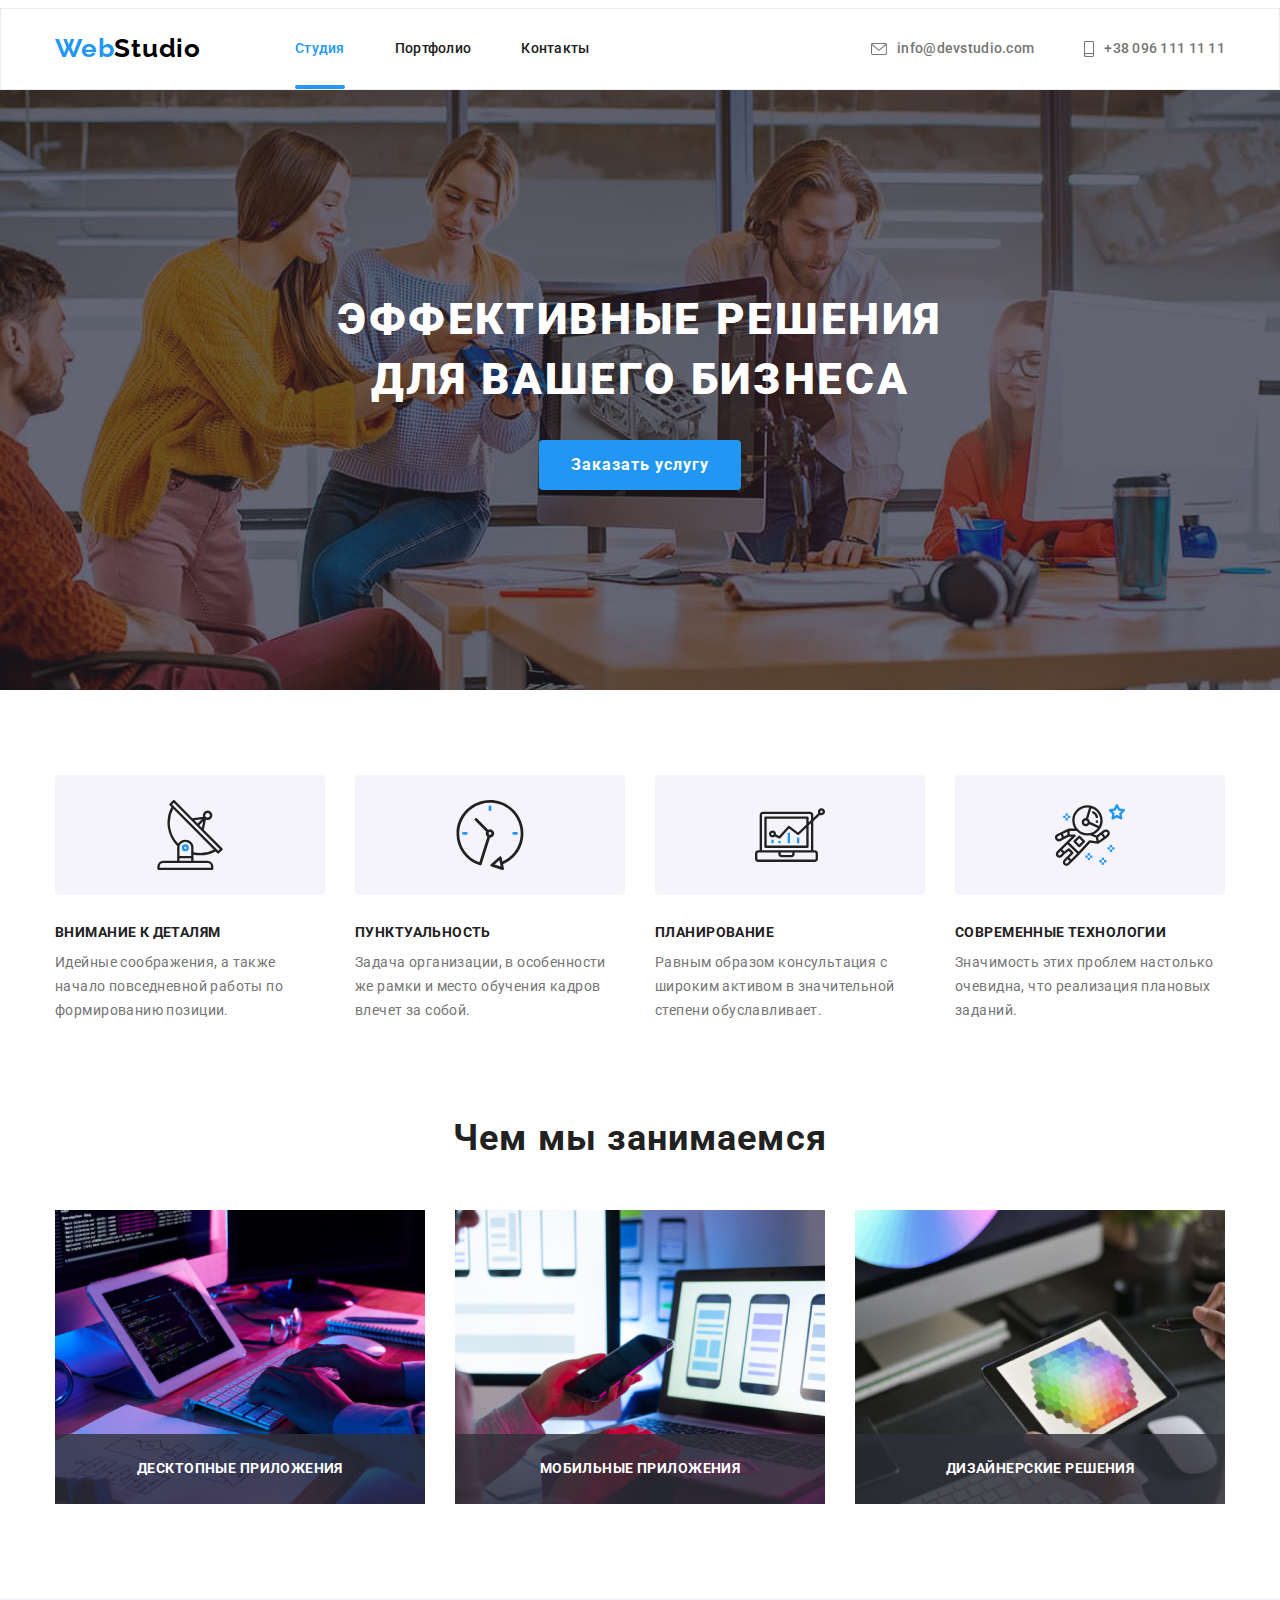
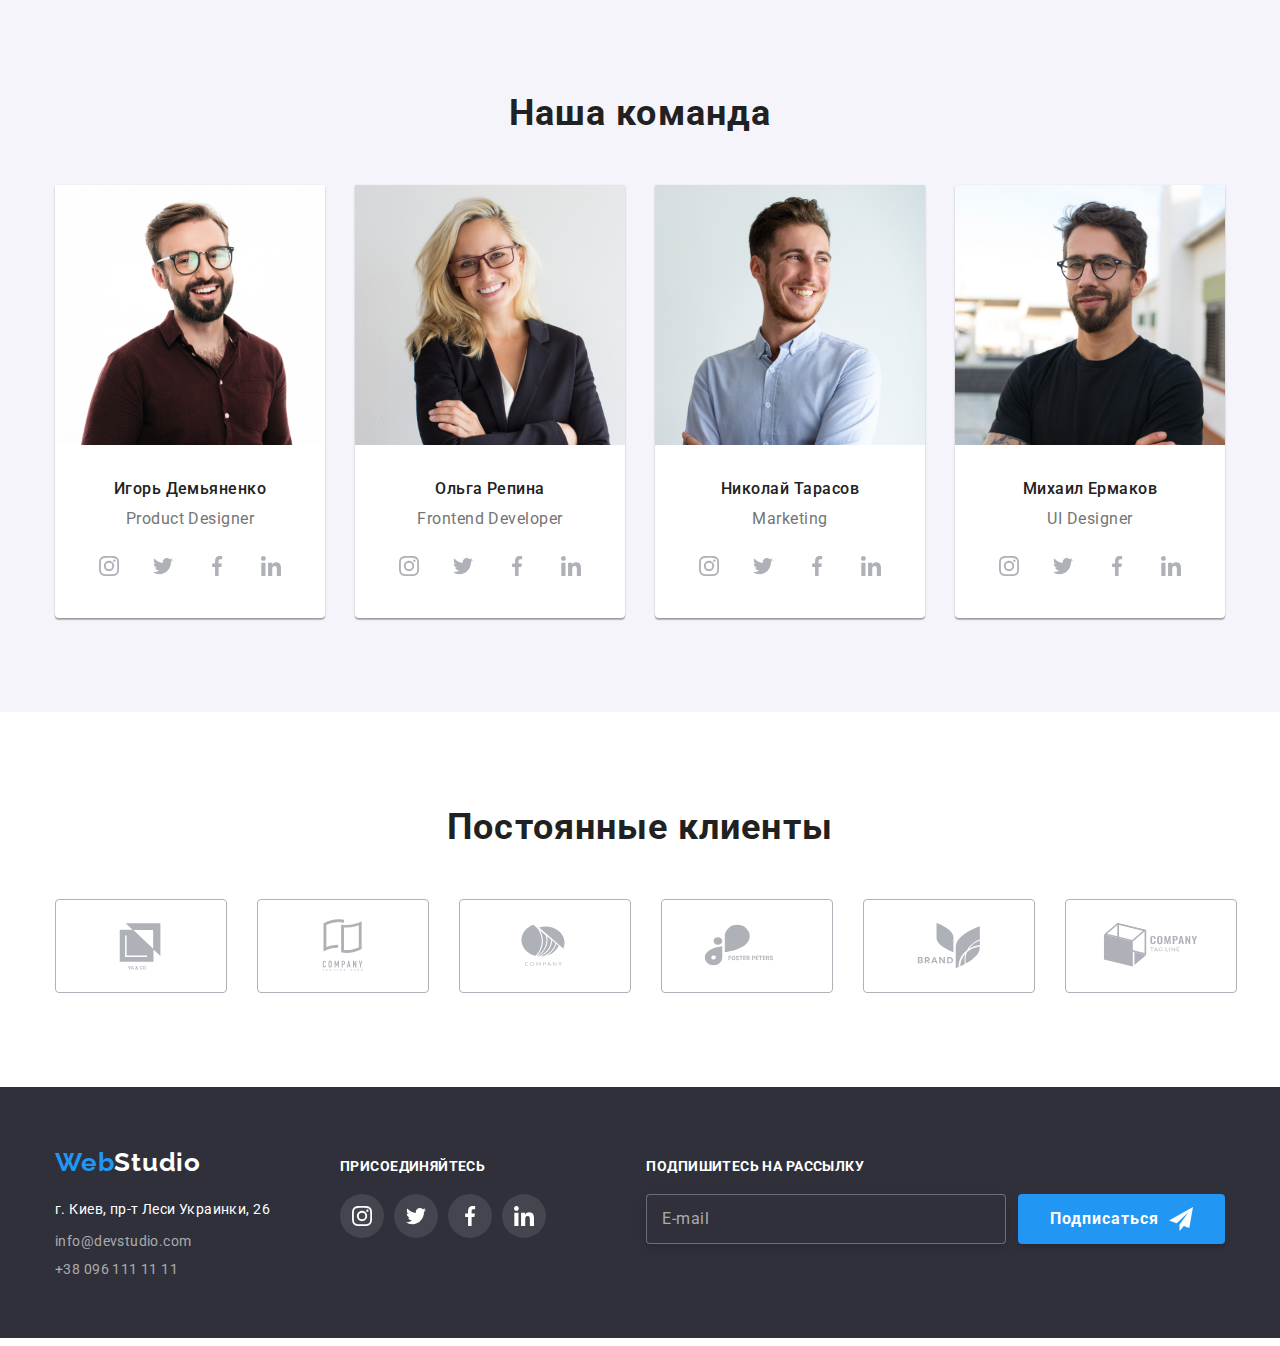
<file: index.html>
<!DOCTYPE html>
<html lang="ru">
  <head>
    <meta charset="UTF-8" />
    <meta http-equiv="X-UA-Compatible" content="IE=edge" />
    <meta name="viewport" content="width=device-width, initial-scale=1.0" />
    <title>Студия</title>
    <link
      rel="stylesheet"
      href="https://cdnjs.cloudflare.com/ajax/libs/modern-normalize/1.1.0/modern-normalize.min.css"
      integrity="sha512-wpPYUAdjBVSE4KJnH1VR1HeZfpl1ub8YT/NKx4PuQ5NmX2tKuGu6U/JRp5y+Y8XG2tV+wKQpNHVUX03MfMFn9Q=="
      crossorigin="anonymous"
      referrerpolicy="no-referrer"
    />

    <link rel="preconnect" href="https://fonts.googleapis.com" />
    <link rel="preconnect" href="https://fonts.gstatic.com" crossorigin />
    <link
      href="https://fonts.googleapis.com/css2?family=Raleway:wght@700&family=Roboto:wght@400;500;700;900&display=swap"
      rel="stylesheet"
    />

    <link rel="stylesheet" href="./css/style.css" />
  </head>

  <body>
    <header class="header main">
      <div class="container">
        <div class="header-flex">
          <nav class="nav">
            <a href="./index.html " class="logo list"><span class="logo-accent">Web</span>Studio</a>
            <ul class="site-nav list">
              <li class="nav-item"><a href="/index.html" class="link current list">Студия</a></li>
              <li class="nav-item"><a href="./portfolio.html" class="link list">Портфолио</a></li>
              <li class="nav-item"><a href="#" class="link list">Контакты</a></li>
            </ul>
          </nav>
          <ul class="site-contact list">
            <li class="contact-item">
              <a href="mailto:info@devstudio.com" class="link list">
                <svg width="16" height="12" class="contact-icon">
                  <use href="./images/sprite.svg#envelope"></use></svg
                >info@devstudio.com</a
              >
            </li>
            <li class="contact-item">
              <a href="tel:+380923924234" class="link list"
                ><svg width="10" height="16" class="contact-icon">
                  <use href="./images/sprite.svg#smartphone"></use></svg
                >+38 096 111 11 11</a
              >
            </li>
          </ul>
        </div>
      </div>
    </header>

    <main>
      <!-- Герой -->
      <section class="hero">
        <div class="container">
          <h1 class="hero-title">
            Эффективные решения <br />
            для вашего бизнеса
          </h1>
          <button type="button" class="main-button" data-modal-open>Заказать услугу</button>
        </div>
      </section>
      <!-- Особености -->
      <section class="features">
        <div class="container">
          <h2 class="visually-hidden">Особености</h2>
          <ul class="features-list list">
            <li class="feature-item">
              <div class="feature-decor">
                <svg width="70" height="70">
                  <use href="./images/sprite.svg#antenna"></use>
                </svg>
              </div>
              <h3 class="feature-title">Внимание к деталям</h3>
              <p class="descr">
                Идейные соображения, а также начало повседневной работы по формированию позиции.
              </p>
            </li>
            <li class="feature-item">
              <div class="feature-decor">
                <svg width="70" height="70">
                  <use href="./images/sprite.svg#clock"></use>
                </svg>
              </div>
              <h3 class="feature-title">Пунктуальность</h3>
              <p class="descr">
                Задача организации, в особенности же рамки и место обучения кадров влечет за собой.
              </p>
            </li>
            <li class="feature-item">
              <div class="feature-decor">
                <svg width="70" height="70">
                  <use href="./images/sprite.svg#diagram"></use>
                </svg>
              </div>
              <h3 class="feature-title">Планирование</h3>
              <p class="descr">
                Равным образом консультация с широким активом в значительной степени обуславливает.
              </p>
            </li>
            <li class="feature-item">
              <div class="feature-decor">
                <svg width="70" height="70">
                  <use href="./images/sprite.svg#astronaut"></use>
                </svg>
              </div>
              <h3 class="feature-title">Современные технологии</h3>

              <p class="descr">
                Значимость этих проблем настолько очевидна, что реализация плановых заданий.
              </p>
            </li>
          </ul>
        </div>
      </section>
      <!-- Предложения -->
      <section class="offers">
        <div class="container">
          <h2 class="title">Чем мы занимаемся</h2>
          <ul class="offers-list list">
            <li class="offers-item">
              <div class="offers-wrapper">
                <img src="./images/box1.jpg" alt="Верстка" width="370" height="294" />
                <p class="offers-description">Десктопные приложения</p>
              </div>
            </li>
            <li class="offers-item">
              <div class="offers-wrapper">
                <img src="./images/box2.jpg" alt="Мобильность" width="370" height="294" />
                <p class="offers-description">Мобильные приложения</p>
              </div>
            </li>

            <li class="offers-item">
              <div class="offers-wrapper">
                <img src="./images/box3.jpg" alt="Дизайн" width="370" height="294" />
                <p class="offers-description">Дизайнерские решения</p>
              </div>
            </li>
          </ul>
        </div>
      </section>
      <!-- Команда -->
      <section class="team">
        <div class="container">
          <h2 class="title">Наша команда</h2>
          <ul class="team-list list">
            <li class="team-item">
              <img src="./images/team1.jpg" alt="" width="270" height="260" />
              <div class="descr">
                <h3 class="title-item">Игорь Демьяненко</h3>
                <p class="descr-item">Product Designer</p>
                <ul class="social-list list">
                  <li class="social-item">
                    <a href="" class="social-link list">
                      <svg width="20px" height="20px" class="social-icon">
                        <use href="./images/sprite.svg#instagram"></use>
                      </svg>
                    </a>
                  </li>
                  <li class="social-item">
                    <a href="" class="social-link">
                      <svg width="20px" height="20px" class="social-icon">
                        <use href="./images/sprite.svg#twitter"></use>
                      </svg>
                    </a>
                  </li>
                  <li class="social-item">
                    <a href="" class="social-link">
                      <svg width="20px" height="20px" class="social-icon">
                        <use href="./images/sprite.svg#facebook"></use>
                      </svg>
                    </a>
                  </li>
                  <li class="social-item">
                    <a href="" class="social-link">
                      <svg width="20px" height="20px" class="social-icon">
                        <use href="./images/sprite.svg#linkedin"></use>
                      </svg>
                    </a>
                  </li>
                </ul>
              </div>
            </li>
            <li class="team-item">
              <img src="./images/team2.jpg" alt="" width="270" height="260" />
              <div class="descr">
                <h3 class="title-item">Ольга Репина</h3>
                <p class="descr-item">Frontend Developer</p>
                <ul class="social-list list">
                  <li class="social-item">
                    <a href="" class="social-link list">
                      <svg width="20px" height="20px" class="social-icon">
                        <use href="./images/sprite.svg#instagram"></use>
                      </svg>
                    </a>
                  </li>
                  <li class="social-item">
                    <a href="" class="social-link">
                      <svg width="20px" height="20px" class="social-icon">
                        <use href="./images/sprite.svg#twitter"></use>
                      </svg>
                    </a>
                  </li>
                  <li class="social-item">
                    <a href="" class="social-link">
                      <svg width="20px" height="20px" class="social-icon">
                        <use href="./images/sprite.svg#facebook"></use>
                      </svg>
                    </a>
                  </li>
                  <li class="social-item">
                    <a href="" class="social-link">
                      <svg width="20px" height="20px" class="social-icon">
                        <use href="./images/sprite.svg#linkedin"></use>
                      </svg>
                    </a>
                  </li>
                </ul>
              </div>
            </li>
            <li class="team-item">
              <img src="./images/team3.jpg" alt="" width="270" height="260" />
              <div class="descr">
                <h3 class="title-item">Николай Тарасов</h3>
                <p class="descr-item">Marketing</p>
                <ul class="social-list list">
                  <li class="social-item">
                    <a href="" class="social-link list">
                      <svg width="20px" height="20px" class="social-icon">
                        <use href="./images/sprite.svg#instagram"></use>
                      </svg>
                    </a>
                  </li>
                  <li class="social-item">
                    <a href="" class="social-link">
                      <svg width="20px" height="20px" class="social-icon">
                        <use href="./images/sprite.svg#twitter"></use>
                      </svg>
                    </a>
                  </li>
                  <li class="social-item">
                    <a href="" class="social-link">
                      <svg width="20px" height="20px" class="social-icon">
                        <use href="./images/sprite.svg#facebook"></use>
                      </svg>
                    </a>
                  </li>
                  <li class="social-item">
                    <a href="" class="social-link">
                      <svg width="20px" height="20px" class="social-icon">
                        <use href="./images/sprite.svg#linkedin"></use>
                      </svg>
                    </a>
                  </li>
                </ul>
              </div>
            </li>
            <li class="team-item">
              <img src="./images/team4.jpg" alt="" width="270" height="260" />
              <div class="descr">
                <h3 class="title-item">Михаил Ермаков</h3>
                <p class="descr-item">UI Designer</p>
                <ul class="social-list list">
                  <li class="social-item">
                    <a href="" class="social-link list">
                      <svg width="20px" height="20px" class="social-icon">
                        <use href="./images/sprite.svg#instagram"></use>
                      </svg>
                    </a>
                  </li>
                  <li class="social-item">
                    <a href="" class="social-link">
                      <svg width="20px" height="20px" class="social-icon">
                        <use href="./images/sprite.svg#twitter"></use>
                      </svg>
                    </a>
                  </li>
                  <li class="social-item">
                    <a href="" class="social-link">
                      <svg width="20px" height="20px" class="social-icon">
                        <use href="./images/sprite.svg#facebook"></use>
                      </svg>
                    </a>
                  </li>
                  <li class="social-item">
                    <a href="" class="social-link">
                      <svg width="20px" height="20px" class="social-icon">
                        <use href="./images/sprite.svg#linkedin"></use>
                      </svg>
                    </a>
                  </li>
                </ul>
              </div>
            </li>
          </ul>
        </div>
      </section>
      <section class="clients">
        <div class="container">
          <h2 class="title">Постоянные клиенты</h2>
          <ul class="clients-list list">
            <li class="clients-item">
              <a href="" class="clients-link list"
                ><svg class="client-icon" width="106" height="60">
                  <use href="./images/sprite.svg#logo1"></use></svg
              ></a>
            </li>
            <li class="clients-item">
              <a href="" class="clients-link list">
                <svg class="client-icon" width="106" height="60">
                  <use href="./images/sprite.svg#logo2"></use></svg
              ></a>
            </li>
            <li class="clients-item">
              <a href="" class="clients-link list"
                ><svg class="client-icon" width="106" height="60">
                  <use href="./images/sprite.svg#logo3"></use></svg
              ></a>
            </li>
            <li class="clients-item">
              <a href="" class="clients-link list"
                ><svg class="client-icon" width="106" height="60">
                  <use href="./images/sprite.svg#logo4"></use></svg
              ></a>
            </li>
            <li class="clients-item">
              <a href="" class="clients-link list"
                ><svg class="client-icon" width="106" height="60">
                  <use href="./images/sprite.svg#logo5"></use></svg
              ></a>
            </li>
            <li class="clients-item">
              <a href="" class="clients-link list"
                ><svg class="client-icon" width="106" height="60">
                  <use href="./images/sprite.svg#logo6"></use></svg
              ></a>
            </li>
          </ul>
        </div>
      </section>
    </main>
    <footer>
      <div class="container flex">
        <div class="logo-adress">
          <a href="#" class="logo white list" lang="en"
            ><span class="logo-accent">Web</span>Studio</a
          >
          <address>
            <ul class="footer-contact list">
              <li class="footer-item">
                <a
                  href="https://goo.gl/maps/xffSZxrwsXppcGAK7"
                  target="_blank"
                  rel="noopener norrer"
                  class="map list"
                  >г. Киев, пр-т Леси Украинки, 26</a
                >
              </li>
              <li class="footer-item">
                <a href="mailto:info@devstudio.com" class="link list">info@devstudio.com</a>
              </li>
              <li class="footer-item">
                <a href="tel:+380923924234" class="link list">+38 096 111 11 11</a>
              </li>
            </ul>
          </address>
        </div>
        <div class="social">
          <h3 class="social-title">присоединяйтесь</h3>
          <ul class="social-list list">
            <li class="social-item">
              <a href="" class="social-link list">
                <svg width="20px" height="20px" class="social-icon">
                  <use href="./images/sprite.svg#instagram"></use>
                </svg>
              </a>
            </li>
            <li class="social-item">
              <a href="" class="social-link">
                <svg width="20px" height="20px" class="social-icon">
                  <use href="./images/sprite.svg#twitter"></use>
                </svg>
              </a>
            </li>
            <li class="social-item">
              <a href="" class="social-link">
                <svg width="20px" height="20px" class="social-icon">
                  <use href="./images/sprite.svg#facebook"></use>
                </svg>
              </a>
            </li>
            <li class="social-item">
              <a href="" class="social-link">
                <svg width="20px" height="20px" class="social-icon">
                  <use href="./images/sprite.svg#linkedin"></use>
                </svg>
              </a>
            </li>
          </ul>
        </div>
        <div class="subscibe">
          <h3 class="social-title">Подпишитесь на рассылку</h3>
          <form>
            <div class="form-subscribe">
              <div class="subscribe-email">
                <input type="text" id="email" placeholder=" " class="subscribe-input" />
                <label for="email" class="label-placeholder">E-mail</label>
              </div>
              <button type="submit" class="subscribe-button main-button">
                Подписаться
                <svg class="subscribe-icon" width="24px" height="24px">
                  <use href="./images/sprite.svg#icon-send"></use>
                </svg>
              </button>
            </div>
          </form>
        </div>
      </div>
    </footer>
    <!-- ------------MODAL ICON-------------- -->
    <div class="backdrop is-hidden" data-modal>
      <div class="modal">
        <button type="button" class="close-button" data-modal-close>
          <svg class="close-icon" width="18" height="18">
            <use href="./images/sprite.svg#close"></use>
          </svg>
        </button>
        <p class="modal-text">Оставьте свои данные, мы вам перезвоним</p>
        <form class="form">
          <label for="name" class="form-field"
            ><span class="form-label">Имя</span>
            <div class="form-wrap">
              <input type="text" required class="form-input" />
              <svg width="18" height="18" class="form-icon">
                <use href="./images/sprite.svg#username"></use>
              </svg></div
          ></label>

          <label for="tel" class="form-field"
            ><span class="form-label">Телефон</span>
            <div class="form-wrap">
              <input type="tel" required class="form-input" />
              <svg width="18" height="18" class="form-icon">
                <use href="./images/sprite.svg#call"></use>
              </svg></div
          ></label>

          <label for="email" class="form-field"
            ><span class="form-label">Почта</span>
            <div class="form-wrap">
              <input type="email" required class="form-input" />
              <svg width="18" height="18" class="form-icon">
                <use href="./images/sprite.svg#black-list"></use>
              </svg>
            </div>
          </label>

          <label for="coment" class="form-field"
            ><span class="form-label">Комментарий</span>
            <textarea
              name="coment"
              rows="5"
              placeholder="Введите текст"
              class="form-coment"
            ></textarea>
          </label>

          <label for="yes" class="form-checkbox"
            ><input type="checkbox" id="yes" required class="form-input-checkbox" />
            <span class="checkbox-icon"></span>
            <span class="form-checkbox-label"
              >Соглашаюсь с рассылкой и принимаю
              <a href="#" class="checkbox-link">Условия договора</a></span
            >
          </label>

          <button type="submit" class="form-button main-button">Отправить</button>
        </form>
      </div>
    </div>

    <script src="./js/modal.js"></script>
  </body>
</html>
</file>
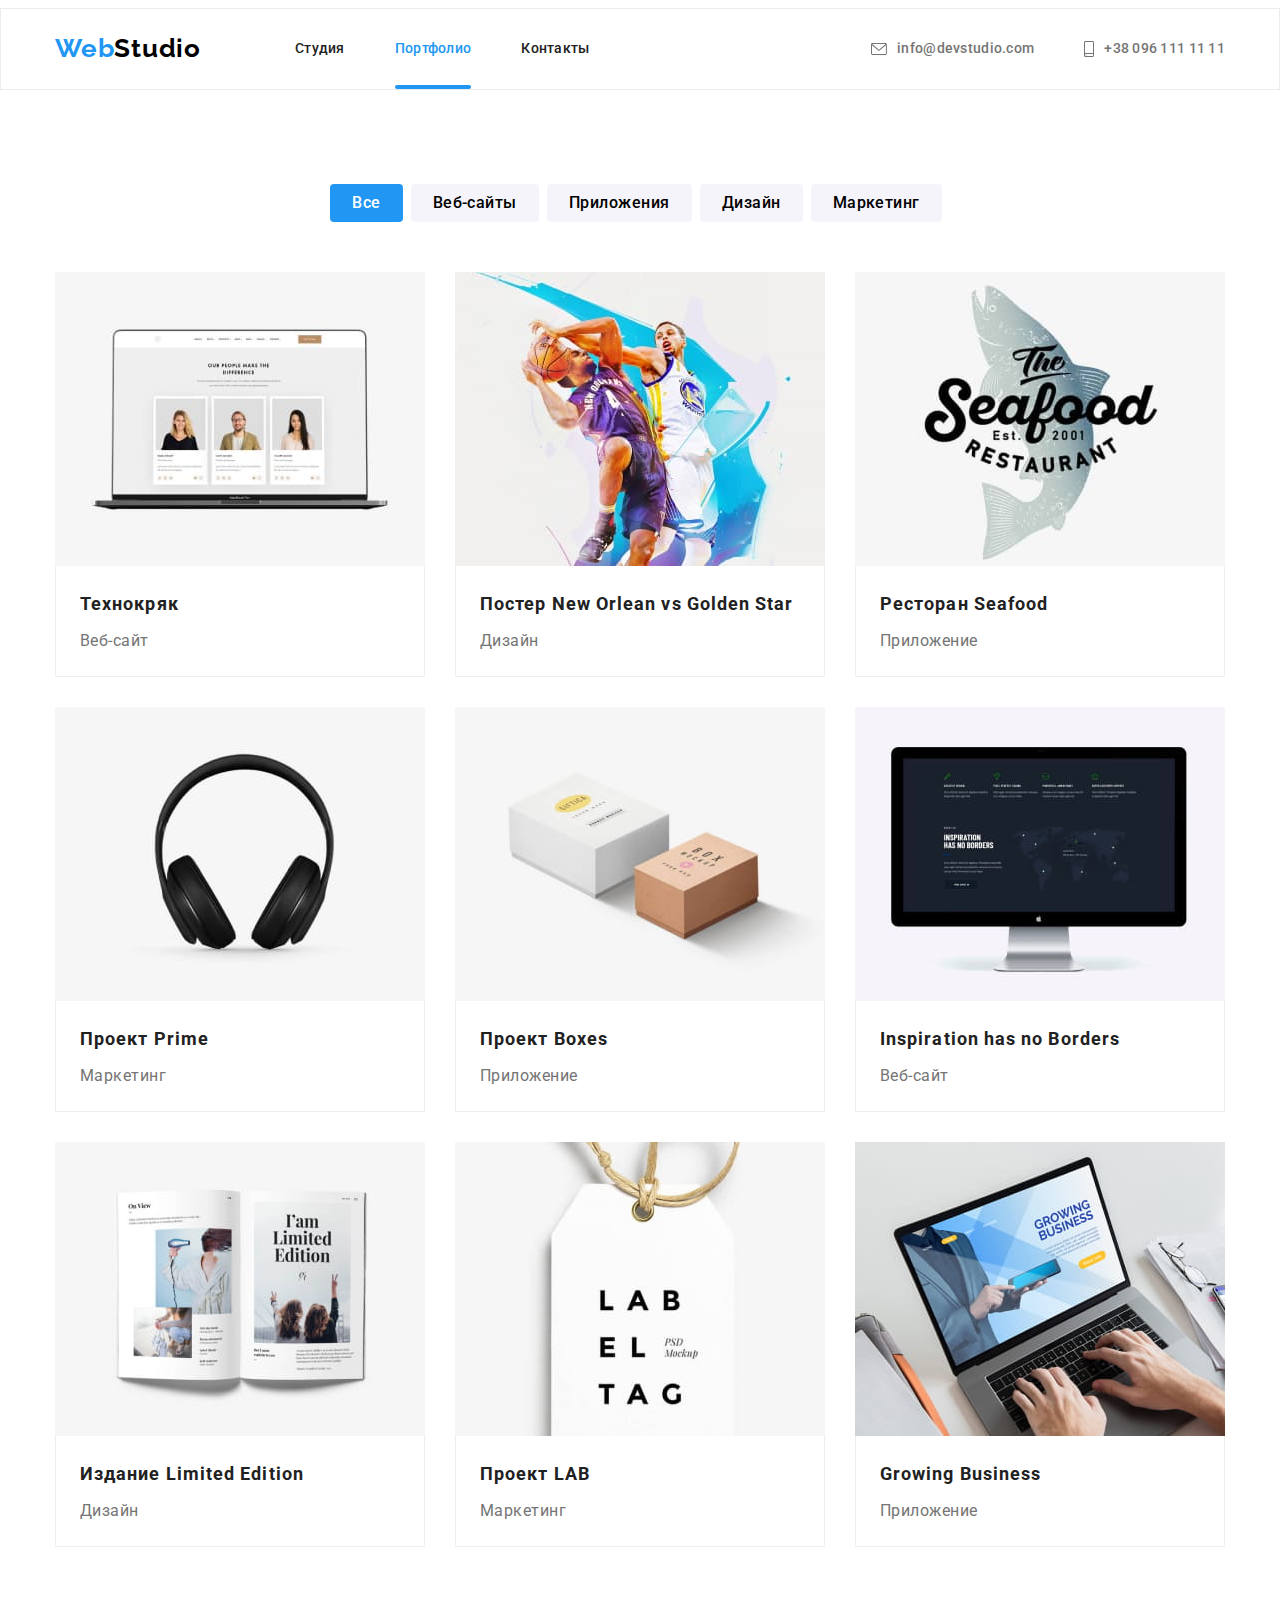
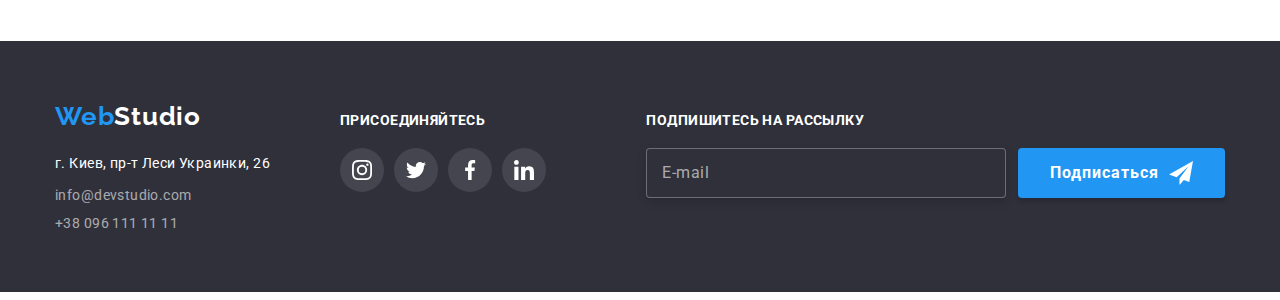
<file: portfolio.html>
<!DOCTYPE html>
<html lang="ru">
  <head>
    <meta charset="UTF-8" />
    <meta http-equiv="X-UA-Compatible" content="IE=edge" />
    <meta name="viewport" content="width=device-width, initial-scale=1.0" />
    <title>Портфолио</title>
    <link
      rel="stylesheet"
      href="https://cdnjs.cloudflare.com/ajax/libs/modern-normalize/1.1.0/modern-normalize.min.css"
      integrity="sha512-wpPYUAdjBVSE4KJnH1VR1HeZfpl1ub8YT/NKx4PuQ5NmX2tKuGu6U/JRp5y+Y8XG2tV+wKQpNHVUX03MfMFn9Q=="
      crossorigin="anonymous"
      referrerpolicy="no-referrer"
    />

    <link rel="preconnect" href="https://fonts.googleapis.com" />
    <link rel="preconnect" href="https://fonts.gstatic.com" crossorigin />
    <link
      href="https://fonts.googleapis.com/css2?family=Raleway:wght@700&family=Roboto:wght@400;500;700;900&display=swap"
      rel="stylesheet"
    />
    <link rel="stylesheet" href="./css/style.css" />
  </head>
  <body>
    <header class="header main">
      <div class="container">
        <div class="header-flex">
          <nav>
            <a href="./index.html " class="logo list"><span class="logo-accent">Web</span>Studio</a>
            <ul class="site-nav list">
              <li class="nav-item"><a href="/index.html" class="link list">Студия</a></li>
              <li class="nav-item">
                <a href="./portfolio.html" class="link current list">Портфолио</a>
              </li>
              <li class="nav-item"><a href="#" class="link list">Контакты</a></li>
            </ul>
          </nav>
          <ul class="site-contact list">
            <li class="contact-item">
              <a href="mailto:info@devstudio.com" class="link list">
                <svg width="16" height="12" class="contact-icon">
                  <use href="./images/sprite.svg#envelope"></use></svg
                >info@devstudio.com</a
              >
            </li>
            <li class="contact-item">
              <a href="tel:+380923924234" class="link list"
                ><svg width="10" height="16" class="contact-icon">
                  <use href="./images/sprite.svg#smartphone"></use></svg
                >+38 096 111 11 11</a
              >
            </li>
          </ul>
        </div>
      </div>
    </header>
    <main>
      <div class="container"><h1 class="portfolio-title visually-hidden">Портфолио</h1></div>
      <section class="works">
        <div class="container">
          <h2 class="visually-hidden">Фильтр</h2>
          <ul class="filters-list list">
            <li class="button-item">
              <button type="button" class="button-link button-active">Все</button>
            </li>
            <li class="button-item">
              <button type="button" class="button-link">Веб-сайты</button>
            </li>
            <li class="button-item">
              <button type="button" class="button-link">Приложения</button>
            </li>
            <li class="button-item"><button type="button" class="button-link">Дизайн</button></li>
            <li class="button-item">
              <button type="button" class="button-link">Маркетинг</button>
            </li>
          </ul>
          <h2 class="visually-hidden">Работы</h2>
          <ul class="work-list list">
            <li class="work-item">
              <a href="#" class="work-link list">
                <div class="work-wrapper">
                  <img
                    src="./images/portfolio/img.jpg"
                    alt="Баскетболисты"
                    width="370"
                    height="294"
                  />
                  <div class="work-overlay">
                    <p class="work-descr">
                      Технокряк это современная площадка распространения коронавируса. Компании
                      используют эту платформу для цифрового шпионажа и атак на защищённые сервера
                      конкурентов.
                    </p>
                  </div>
                </div>
                <div class="item-text">
                  <h3 class="title">Технокряк</h3>
                  <p class="descr">Веб-сайт</p>
                </div>
              </a>
            </li>
            <li class="work-item">
              <a href="#" class="work-link list">
                <div class="work-wrapper">
                  <img
                    src="./images/portfolio/img-1.jpg"
                    alt="Баскетболисты"
                    width="370"
                    height="294"
                  />
                  <div class="work-overlay">
                    <p class="work-descr">
                      Технокряк это современная площадка распространения коронавируса. Компании
                      используют эту платформу для цифрового шпионажа и атак на защищённые сервера
                      конкурентов.
                    </p>
                  </div>
                </div>
                <div class="item-text">
                  <h3 class="title">Постер <span lang="en"> New Orlean vs Golden Star</span></h3>
                  <p class="descr">Дизайн</p>
                </div>
              </a>
            </li>
            <li class="work-item">
              <a href="#" class="work-link list">
                <div class="work-wrapper">
                  <img
                    src="./images/portfolio/img-2.jpg"
                    alt="Баскетболисты"
                    width="370"
                    height="294"
                  />
                  <div class="work-overlay">
                    <p class="work-descr">
                      Технокряк это современная площадка распространения коронавируса. Компании
                      используют эту платформу для цифрового шпионажа и атак на защищённые сервера
                      конкурентов.
                    </p>
                  </div>
                </div>
                <div class="item-text">
                  <h3 class="title">Ресторан <span lang="en"> Seafood</span></h3>
                  <p class="descr">Приложение</p>
                </div>
              </a>
            </li>
            <li class="work-item">
              <a href="#" class="work-link list">
                <div class="work-wrapper">
                  <img
                    src="./images/portfolio/img-3.jpg"
                    alt="Баскетболисты"
                    width="370"
                    height="294"
                  />
                  <div class="work-overlay">
                    <p class="work-descr">
                      Технокряк это современная площадка распространения коронавируса. Компании
                      используют эту платформу для цифрового шпионажа и атак на защищённые сервера
                      конкурентов.
                    </p>
                  </div>
                </div>
                <div class="item-text">
                  <h3 class="title">Проект <span lang="en">Prime</span></h3>
                  <p class="descr">Маркетинг</p>
                </div>
              </a>
            </li>
            <li class="work-item">
              <a href="#" class="work-link list">
                <div class="work-wrapper">
                  <img
                    src="./images/portfolio/img-4.jpg"
                    alt="Баскетболисты"
                    width="370"
                    height="294"
                  />
                  <div class="work-overlay">
                    <p class="work-descr">
                      Технокряк это современная площадка распространения коронавируса. Компании
                      используют эту платформу для цифрового шпионажа и атак на защищённые сервера
                      конкурентов.
                    </p>
                  </div>
                </div>
                <div class="item-text">
                  <h3 class="title">Проект <span lang="en">Boxes</span></h3>
                  <p class="descr">Приложение</p>
                </div>
              </a>
            </li>
            <li class="work-item">
              <a href="#" class="work-link list">
                <div class="work-wrapper">
                  <img
                    src="./images/portfolio/img-5.jpg"
                    alt="Баскетболисты"
                    width="370"
                    height="294"
                  />
                  <div class="work-overlay">
                    <p class="work-descr">
                      Технокряк это современная площадка распространения коронавируса. Компании
                      используют эту платформу для цифрового шпионажа и атак на защищённые сервера
                      конкурентов.
                    </p>
                  </div>
                </div>
                <div class="item-text">
                  <h3 lang="en" class="title">Inspiration has no Borders</h3>
                  <p class="descr">Веб-сайт</p>
                </div>
              </a>
            </li>
            <li class="work-item">
              <a href="#" class="work-link list">
                <div class="work-wrapper">
                  <img
                    src="./images/portfolio/img-6.jpg"
                    alt="Баскетболисты"
                    width="370"
                    height="294"
                  />
                  <div class="work-overlay">
                    <p class="work-descr">
                      Технокряк это современная площадка распространения коронавируса. Компании
                      используют эту платформу для цифрового шпионажа и атак на защищённые сервера
                      конкурентов.
                    </p>
                  </div>
                </div>
                <div class="item-text">
                  <h3 class="title">Издание <span lang="en">Limited Edition</span></h3>
                  <p class="descr">Дизайн</p>
                </div>
              </a>
            </li>
            <li class="work-item">
              <a href="#" class="work-link list">
                <div class="work-wrapper">
                  <img
                    src="./images/portfolio/img-7.jpg"
                    alt="Баскетболисты"
                    width="370"
                    height="294"
                  />

                  <div class="work-overlay">
                    <p class="work-descr">
                      Технокряк это современная площадка распространения коронавируса. Компании
                      используют эту платформу для цифрового шпионажа и атак на защищённые сервера
                      конкурентов.
                    </p>
                  </div>
                </div>

                <div class="item-text">
                  <h3 class="title">Проект <span lang="en">LAB</span></h3>
                  <p class="descr">Маркетинг</p>
                </div>
              </a>
            </li>
            <li class="work-item">
              <a href="#" class="work-link list">
                <div class="work-wrapper">
                  <img
                    src="./images/portfolio/img-8.jpg"
                    alt="Баскетболисты"
                    width="370"
                    height="294"
                  />
                  <div class="work-overlay">
                    <p class="work-descr">
                      Технокряк это современная площадка распространения коронавируса. Компании
                      используют эту платформу для цифрового шпионажа и атак на защищённые сервера
                      конкурентов.
                    </p>
                  </div>
                </div>
                <div class="item-text">
                  <h3 lang="en" class="title">Growing Business</h3>
                  <p class="descr">Приложение</p>
                </div>
              </a>
            </li>
          </ul>
        </div>
      </section>
    </main>
    <footer>
      <div class="container flex">
        <div class="logo-adress">
          <a href="#" class="logo white list" lang="en"
            ><span class="logo-accent">Web</span>Studio</a
          >
          <address>
            <ul class="footer-contact list">
              <li class="footer-item">
                <a
                  href="https://goo.gl/maps/xffSZxrwsXppcGAK7"
                  target="_blank"
                  rel="noopener norrer"
                  class="map list"
                  >г. Киев, пр-т Леси Украинки, 26</a
                >
              </li>
              <li class="footer-item">
                <a href="mailto:info@devstudio.com" class="link list">info@devstudio.com</a>
              </li>
              <li class="footer-item">
                <a href="tel:+380923924234" class="link list">+38 096 111 11 11</a>
              </li>
            </ul>
          </address>
        </div>
        <div class="social">
          <h3 class="social-title">присоединяйтесь</h3>
          <ul class="social-list list">
            <li class="social-item">
              <a href="" class="social-link list">
                <svg width="20px" height="20px" class="social-icon">
                  <use href="./images/sprite.svg#instagram"></use>
                </svg>
              </a>
            </li>
            <li class="social-item">
              <a href="" class="social-link">
                <svg width="20px" height="20px" class="social-icon">
                  <use href="./images/sprite.svg#twitter"></use>
                </svg>
              </a>
            </li>
            <li class="social-item">
              <a href="" class="social-link">
                <svg width="20px" height="20px" class="social-icon">
                  <use href="./images/sprite.svg#facebook"></use>
                </svg>
              </a>
            </li>
            <li class="social-item">
              <a href="" class="social-link">
                <svg width="20px" height="20px" class="social-icon">
                  <use href="./images/sprite.svg#linkedin"></use>
                </svg>
              </a>
            </li>
          </ul>
        </div>
        <div class="subscibe">
          <h3 class="social-title">Подпишитесь на рассылку</h3>
          <form>
            <div class="form-subscribe">
              <div class="subscribe-email">
                <input type="text" id="email" placeholder=" " class="subscribe-input" />
                <label for="email" class="label-placeholder">E-mail</label>
              </div>
              <button type="submit" class="subscribe-button main-button">
                Подписаться
                <svg class="subscribe-icon" width="24px" height="24px">
                  <use href="./images/sprite.svg#icon-send"></use>
                </svg>
              </button>
            </div>
          </form>
        </div>
      </div>
    </footer>
  </body>
</html>
</file>
<file: css/style.css>
html {
  box-sizing: border-box;
}
*,
*::before,
*::after {
  box-sizing: inherit;
}
:root {
  --blue-color: #2196f3;
  --text-descr: #757575;
  --text-headers: #212121;
  --primary-white-color: #ffffff;
  --background-main-color: #2f303a;
  --background-gray-color: #f5f4fa;
  --main-icon-color: #afb1b8;
  --timing-function: cubic-bezier(0.4, 0, 0.2, 1);
  --main-duration: 250ms;
}
h1,
h2,
h3,
h4,
h5,
h6,
p,
ul {
  margin-bottom: 0;
  margin-top: 0;
  margin-left: 0;
  margin-right: 0;
  padding: 0;
}
button,
button:active,
button:focus {
  outline: none;
}
.list {
  text-decoration: none;
  list-style: none;
}

body {
  margin-left: 0;
  margin-right: 0;
  font-family: Roboto, sans-serif;
  color: var(--text-headers);
  background-color: var(--primary-white-color);
}
section {
  padding: 94px 0;
}
.container {
  width: 1200px;
  padding: 0px 15px;
  margin-left: auto;
  margin-right: auto;
}
.visually-hidden {
  position: absolute;
  white-space: nowrap;
  width: 1px;
  height: 1px;
  overflow: hidden;
  border: 0;
  padding: 0;
  clip: rect(0 0 0 0);
  clip-path: inset(50%);
  margin: -1px;
}
.social-list {
  display: flex;
  justify-content: center;
  margin-top: 16px;
  margin-left: -10px;
}
.social-item {
  margin-left: 10px;
}
.social-link {
  width: 100%;
  height: 100%;
  display: flex;
  align-items: center;
  justify-content: center;
  padding: 12px;
  color: var(--main-icon-color);
  border-radius: 50%;
  transition: background-color var(--main-duration) var(--timing-function),
    color var(--main-duration) var(--timing-function);
}
.social-link:hover,
.social-link:focus {
  background-color: var(--blue-color);
  color: var(--primary-white-color);
}
.social-icon {
  fill: currentColor;
  transition: fill var(--main-duration) var(--timing-function);
}
.social-icon:focus,
.social-icon:hover {
  fill: var(--primary-white-color);
}

/* Навигация */
.header {
  border: 1px solid #ececec;
  padding: 24px 0 25px 0;
  position: relative;
}
.header .link {
  display: flex;
  align-items: center;
  position: relative;
  font-weight: 500;
  font-size: 14px;
  line-height: 1.2;
  letter-spacing: 0.02em;
  color: var(--text-headers);
  transition: color var(--main-duration) var(--timing-function);
}
.header .link:hover,
.header .link:focus {
  color: var(--blue-color);
}
.header-flex {
  display: flex;
  align-items: center;
}
nav {
  display: flex;
  align-items: center;
}
.logo {
  font-family: Raleway;
  font-weight: 700;
  font-size: 26px;
  line-height: 1.2;
  letter-spacing: 0.03em;
  color: #000000;
}
.logo > .logo-accent {
  color: var(--blue-color);
}
.site-nav {
  display: flex;
  margin-left: 94px;
}

.site-nav .nav-item:not(:last-child) {
  margin-right: 50px;
}

.site-nav .link::after {
  content: '';
  display: block;
  position: absolute;
  bottom: -32px;
  width: 100%;
  height: 4px;
  border-radius: 2px;
  background-color: var(--blue-color);
  cursor: pointer;
  transform: scaleX(0);
  opacity: 0;
  transition: transform var(--main-duration) var(--timing-function),
    opacity var(--main-duration) var(--timing-function);
}
.site-nav .link:hover::after {
  transform: scaleX(1);
  opacity: 1;
}

.site-nav .link.current {
  color: var(--blue-color);
}
.site-nav .link.current::after {
  transform: scaleX(1);
  opacity: 1;
}
.site-contact {
  display: flex;
  margin-left: auto;
}

.site-contact .contact-item + .contact-item {
  margin-left: 50px;
}
.site-contact .link {
  color: var(--text-descr);
}

.contact-icon {
  margin-right: 10px;
  fill: currentColor;
}

/* Герой  */
.hero {
  margin-left: auto;
  margin-right: auto;
  padding-top: 200px;
  padding-bottom: 200px;
  max-width: 1600px;
  height: 600px;
  background-image: linear-gradient(rgba(47, 48, 58, 0.4), rgba(47, 48, 58, 0.4)),
    url(../images/bg-main.jpg);
  background-repeat: no-repeat;
  background-position: center;
  background-size: cover;
  background-color: #c4c4c4;
  text-align: center;
}
.hero-title {
  margin-bottom: 30px;
  font-weight: 900;
  font-size: 44px;
  line-height: 1.36;
  letter-spacing: 0.06em;
  text-transform: uppercase;
  color: var(--primary-white-color);
}
.main-button {
  padding: 10px 32px;
  text-align: center;
  font-family: Roboto;
  font-weight: 700;
  font-size: 16px;
  line-height: 1.87;
  letter-spacing: 0.06em;

  border: none;
  border-radius: 4px;
  color: var(--primary-white-color);
  background-color: var(--blue-color);
  box-shadow: 0px 4px 4px rgba(0, 0, 0, 0.15);
  cursor: pointer;
  transition: background-color var(--main-duration) var(--timing-function);
}
.main-button:focus,
.main-button:hover {
  background-color: #188ce8;
}
/* Особености */
.features {
  padding-top: 85px;
  padding-bottom: 0;
}
.features-list {
  display: flex;
}
.features-list .feature-item {
  flex-basis: calc((100% - 90px) / 4);
}
.features-list .feature-item + .feature-item {
  margin-left: 30px;
}
.feature-decor {
  display: flex;
  justify-content: center;
  align-items: center;
  margin-bottom: 30px;
  width: 270px;
  height: 120px;
  background-color: var(--background-gray-color);
  border-radius: 4px;
}
.features-list .feature-title {
  margin-bottom: 10px;
  font-size: 14px;
  line-height: 1.14;
  letter-spacing: 0.03em;
  text-transform: uppercase;
}
.features-list .descr {
  font-weight: 400;
  font-size: 14px;
  line-height: 1.71;
  letter-spacing: 0.03em;
  color: var(--text-descr);
}
/* Предложения */
.offers-list {
  display: flex;
  justify-content: space-between;
}

.offers-wrapper {
  position: relative;
}
.offers-wrapper img {
  display: block;
  width: 100%;
}
.offers-description {
  display: block;
  position: absolute;
  width: 100%;
  bottom: 0;
  padding-top: 27px;
  padding-bottom: 27px;
  font-weight: 700;
  font-size: 14px;
  line-height: 1.14;
  text-align: center;
  letter-spacing: 0.03em;
  text-transform: uppercase;
  color: var(--primary-white-color);
  background-color: rgba(47, 48, 58, 0.8);
}
.title {
  margin-bottom: 50px;
  font-size: 36px;
  line-height: 1.2;
  text-align: center;
  letter-spacing: 0.03em;
}
/* Команда */
.team {
  background-color: var(--background-gray-color);
}

.team-list {
  display: flex;
}
.team-list .team-item {
  background-color: var(--primary-white-color);
  box-shadow: 0px 1px 3px rgba(0, 0, 0, 0.12), 0px 1px 1px rgba(0, 0, 0, 0.14),
    0px 2px 1px rgba(0, 0, 0, 0.2);
  border-radius: 0px 0px 4px 4px;
}
.team-list .team-item + .team-item {
  margin-left: 30px;
}

.team-list .title-item {
  margin-bottom: 10px;
  font-weight: 500;
  font-size: 16px;
  line-height: 1.2;
  text-align: center;
  letter-spacing: 0.03em;
}
.team-list .descr {
  padding: 30px 0px;
}
.team-list .descr-item {
  font-size: 16px;
  line-height: 1.2;
  text-align: center;
  letter-spacing: 0.03em;
  color: var(--text-descr);
}

/* CLIENTS */
.clients-list {
  display: flex;
  align-items: center;
  margin-left: -30px;
}
.clients-item {
  margin-left: 30px;
}
.clients-link {
  display: flex;
  align-items: center;
  justify-content: center;

  padding-top: 16px;
  padding-left: 32px;
  padding-right: 32px;
  padding-bottom: 16px;
  color: var(--main-icon-color);
  border: 1px solid var(--main-icon-color);
  border-radius: 4px;
  transition: color var(--main-duration) var(--timing-function);
}
.clients-link:hover,
.clients-link:focus {
  color: var(--blue-color);
  border: 1px solid var(--blue-color);
}

.client-icon {
  fill: currentColor;
}

/* Футер */
footer {
  padding: 60px 0;
  background-color: var(--background-main-color);
}
footer .logo {
  display: inline-block;
  margin-bottom: 20px;
}
footer .container {
  display: flex;
  align-items: baseline;
}
.logo.white {
  color: var(--primary-white-color);
}
.footer-item:not(:last-child) {
  margin-bottom: 9px;
}
.footer-contact .link {
  font-style: normal;
  font-size: 14px;
  line-height: 1.17;
  letter-spacing: 0.03em;
  color: rgba(255, 255, 255, 0.6);
}

.footer-contact .map {
  font-style: normal;
  font-size: 14px;
  line-height: 1.71;
  letter-spacing: 0.03em;
  color: var(--primary-white-color);
}
.social {
  margin-left: 70px;
}
.social-title {
  margin-bottom: 20px;
  font-weight: 700;
  font-size: 14px;
  line-height: 1.17;
  letter-spacing: 0.03em;
  text-transform: uppercase;

  color: var(--primary-white-color);
}
footer .social-link {
  background: rgba(255, 255, 255, 0.1);
  color: var(--primary-white-color);
}
.subscibe {
  margin-left: auto;
}
.subscribe-email {
  position: relative;
}
.label-placeholder {
  position: absolute;
  top: 50%;
  left: 16px;
  transform: translateY(-50%);
  font-weight: 400;
  font-size: 16px;
  line-height: 1.25;

  letter-spacing: 0.03em;

  color: rgba(255, 255, 255, 0.6);
  cursor: text;
}

.form-subscribe {
  display: flex;
}
.subscribe-input {
  height: 50px;
  width: 360px;
  padding-left: 16px;
  background-color: var(--background-main-color);
  border: 1px solid rgba(255, 255, 255, 0.3);
  filter: drop-shadow(0px 4px 4px rgba(0, 0, 0, 0.15));
  border-radius: 4px;
  color: var(--primary-white-color);
}

.subscribe-input:focus + .label-placeholder,
.subscribe-input:not(:placeholder-shown) + .label-placeholder {
  opacity: 0;
}

.subscribe-button {
  display: flex;
  align-items: center;
  margin-left: 12px;
}
.subscribe-icon {
  margin-left: 10px;
  fill: var(--primary-white-color);
}
/* MODAL WINDOW */
.backdrop {
  position: fixed;
  top: 0;
  left: 0;
  width: 100%;
  height: 100%;
  background-color: rgba(0, 0, 0, 0.2);
  opacity: 1;
  transition: opacity var(--main-duration) var(--timing-function);
}
.backdrop.is-hidden {
  opacity: 0;
  pointer-events: none;
}
.backdrop.is-hidden .modal {
  transform: scale(1.1) translate(-50%, -50%);
}
.modal {
  position: absolute;
  top: 50%;
  left: 50%;
  padding-top: 40px;
  padding-bottom: 40px;
  padding-left: 40px;
  padding-right: 40px;
  transform: translate(-50%, -50%) scale(1);
  width: 528px;
  height: 581px;
  background-color: #fff;
  box-shadow: 0px 1px 3px rgba(0, 0, 0, 0.12), 0px 1px 1px rgba(0, 0, 0, 0.14),
    0px 2px 1px rgba(0, 0, 0, 0.2);
  border-radius: 4px;
  transition: transform var(--main-duration) var(--timing-function);
}
.close-button {
  position: absolute;
  top: 8px;
  right: 8px;
  display: flex;

  align-items: center;
  padding: 6px;
  border: 1px solid rgba(0, 0, 0, 0.1);
  border-radius: 50%;
  cursor: pointer;
  transition: fill var(--main-duration) var(--timing-function);
}
.close-button:hover,
.close-icon .close-button:focus .close-icon {
  fill: var(--blue-color);
}
.modal-text {
  margin-bottom: 12px;
  font-weight: 700;
  font-size: 20px;
  line-height: 1.15;
  text-align: center;
  letter-spacing: 0.03em;

  color: var(--text-headers);
}
.form-field {
  display: flex;
  flex-direction: column;
  margin-bottom: 10px;
}
.form-field:not(:last-child) {
  margin-bottom: 10px;
}
.form-label {
  display: block;
  margin-bottom: 4px;
  font-weight: 400;
  font-size: 12px;
  line-height: 1.16;

  letter-spacing: 0.01em;

  color: #757575;
}
.form-wrap {
  position: relative;
}
.form-input {
  width: 100%;
  height: 40px;
  padding-left: 42px;
  padding-top: 12px;
  padding-bottom: 12px;
  border: 1px solid rgba(33, 33, 33, 0.2);
  box-sizing: border-box;
  border-radius: 4px;
  transition: border var(--main-duration) var(--timing-function);
  cursor: pointer;
}
.form-input:hover,
.form-input:focus {
  border: 1px solid var(--blue-color);
}
.form-icon {
  position: absolute;
  top: 50%;
  left: 13px;
  transform: translateY(-50%);
}
.form-input:hover + .form-icon,
.form-input:focus + .form-icon {
  fill: var(--blue-color);
}

.form-coment {
  width: 100%;
  padding-left: 16px;
  padding-right: 16px;
  padding-top: 12px;
  padding-bottom: 12px;
  border: 1px solid rgba(33, 33, 33, 0.2);
  border-radius: 4px;
  resize: none;
}
.form-coment::placeholder {
  font-weight: 400;
  font-size: 14px;
  line-height: 1.15;
  letter-spacing: 0.01em;

  color: rgba(117, 117, 117, 0.5);
}
.form-checkbox {
  display: inline-flex;
  align-items: center;
  margin-top: 20px;
  margin-bottom: 30px;
  cursor: pointer;
  -moz-user-select: none;
  -khtml-user-select: none;
  user-select: none;
}
.form-input-checkbox {
  -webkit-appearance: none;
  -moz-appearance: none;
  appearance: none;
}

.checkbox-icon {
  display: inline-block;
  background-image: url(../images/check.svg);
  width: 16px;
  height: 15px;
}
.form-input-checkbox:checked ~ .checkbox-icon {
  background-image: url(../images/active-check.svg);
}
.form-checkbox-label {
  margin-left: 7px;
  font-weight: 400;
  font-size: 14px;
  line-height: 1.71;

  letter-spacing: 0.03em;

  color: var(--text-descr);
}

.checkbox-link {
  font-family: Roboto;
  font-weight: 400;
  font-size: 14px;
  line-height: 1.71;

  letter-spacing: 0.03em;
  text-decoration-line: underline;

  color: var(--blue-color);
}
.form-button {
  display: block;
  margin-left: auto;
  margin-right: auto;
}
/* Портфолио */

/* Фильтры */
.filters-list.list {
  display: flex;
  justify-content: center;
  margin-bottom: 50px;
}
.filters-list .button-item {
  margin-right: 8px;
}
.filters-list .button-link {
  padding: 6px 22px;
  font-family: Roboto;
  font-weight: 500;
  font-size: 16px;
  line-height: 1.62;
  text-align: center;
  letter-spacing: 0.03em;
  background-color: var(--background-gray-color);
  border: none;
  border-radius: 4px;

  cursor: pointer;
  transition: box-shadow var(--main-duration) var(--timing-function),
    background-color var(--main-duration) var(--timing-function),
    color var(--main-duration) var(--timing-function);
}

.filters-list .button-link:hover,
.filters-list .button-link:focus {
  color: var(--primary-white-color);
  background-color: var(--blue-color);
  box-shadow: 0px 3px 1px rgba(0, 0, 0, 0.1), 0px 1px 2px rgba(0, 0, 0, 0.08),
    0px 2px 2px rgba(0, 0, 0, 0.12);
}
.filters-list .button-active {
  color: var(--primary-white-color);
  background-color: var(--blue-color);
}
/* Работы */
.work-list {
  display: flex;
  flex-wrap: wrap;
}
.work-item {
  flex-basis: calc((100% - 60px) / 3);
  margin-right: 30px;
  margin-bottom: 30px;
  background: var(--primary-white-color);
}
.work-item:nth-child(3n) {
  margin-right: 0;
}
.work-item:nth-last-child(-n + 3) {
  margin-bottom: 0px;
}
.work-link {
  display: inline-block;
  width: 100%;
  height: 100%;
  transition: box-shadow var(--main-duration) var(--timing-function);
}
.work-link:hover,
.work-link:focus {
  box-shadow: 0px 1px 1px rgba(0, 0, 0, 0.12), 0px 4px 4px rgba(0, 0, 0, 0.06),
    1px 4px 6px rgba(0, 0, 0, 0.16);
  cursor: pointer;
}

.work-item img {
  display: block;
  width: 100%;
}
.work-item .descr {
  font-size: 16px;
  line-height: 1.87;
  letter-spacing: 0.03em;
  color: var(--text-descr);
}
/* BLUE ICON */
.work-wrapper {
  position: relative;
  overflow: hidden;
}
.work-overlay {
  display: flex;
  align-items: center;
  justify-content: center;
  width: 100%;
  height: 100%;
  position: absolute;
  top: 0%;
  left: 0;
  background: rgba(33, 150, 243, 0.9);
  transform: translateY(100%);
  transition: var(--main-duration) var(--timing-function);
  overflow: hidden;
}
.work-descr {
  padding-left: 24px;
  padding-right: 24px;
  font-weight: 400;
  font-size: 18px;
  line-height: 1.56;
  letter-spacing: 0.03em;
  color: var(--primary-white-color);

  transition: var(--main-duration) var(--timing-function);
}
.work-link:hover .work-overlay,
.work-link:focus .work-overlay {
  transform: translateY(0);
}
/* BLUE ICON */
.work-item .item-text {
  padding: 20px 24px;
  border-bottom: 1px solid #eeeeee;
  border-left: 1px solid #eeeeee;
  border-right: 1px solid #eeeeee;
}
.work-item .title {
  margin-bottom: 4px;
  font-size: 18px;
  line-height: 2;
  letter-spacing: 0.06em;
  text-align: left;
  color: var(--text-headers);
}
</file>
